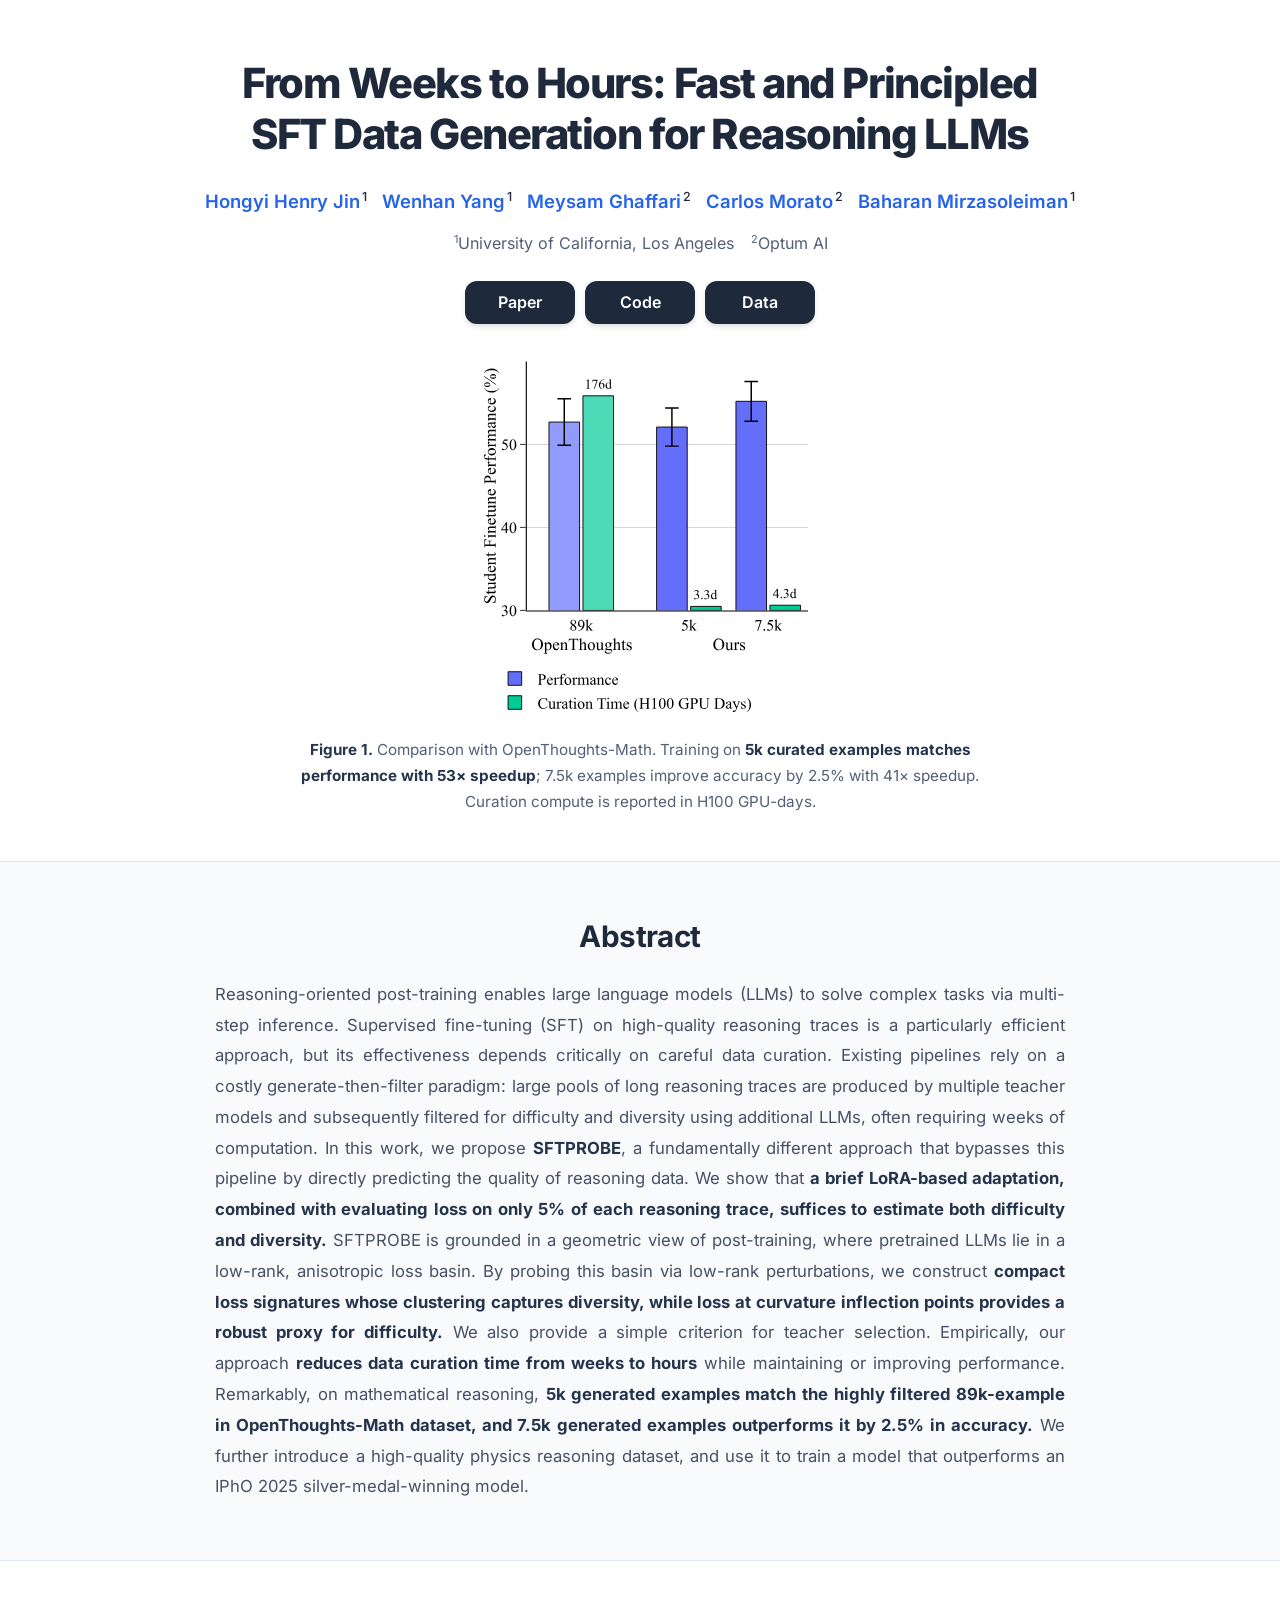
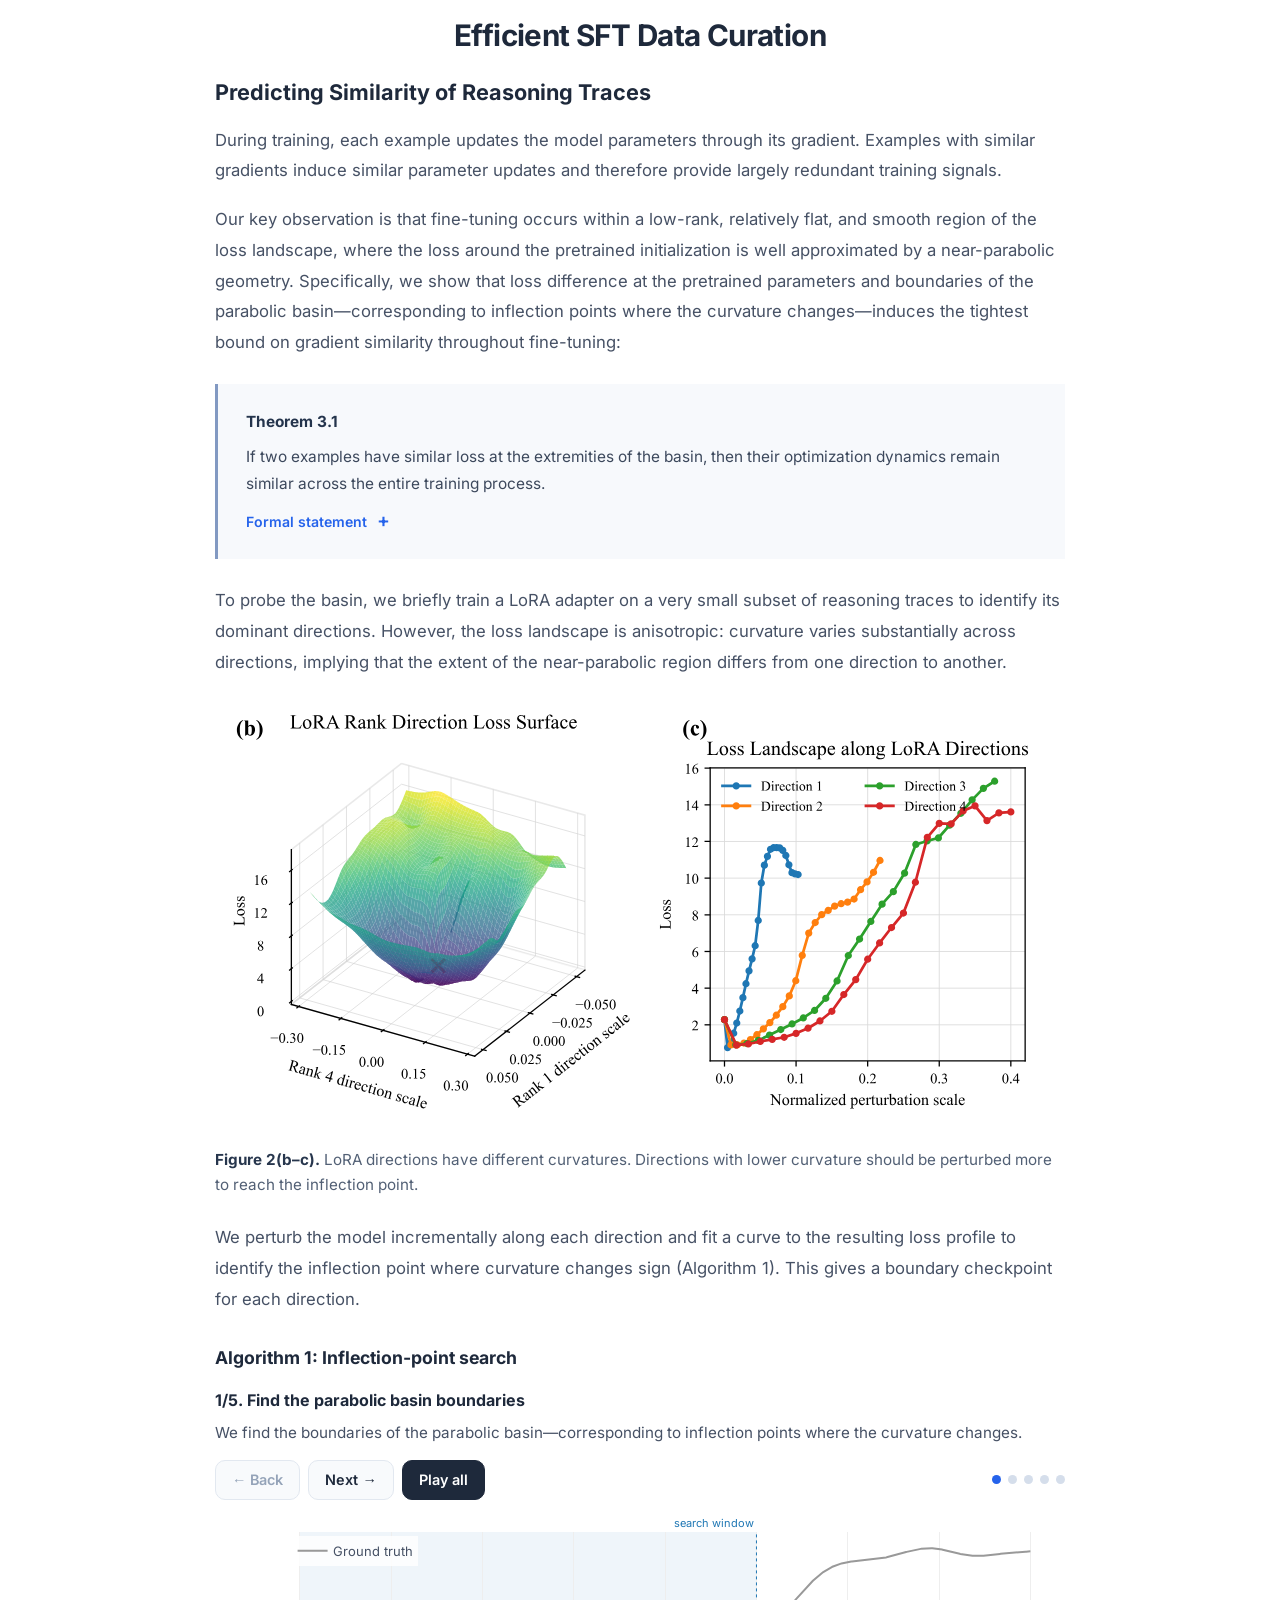
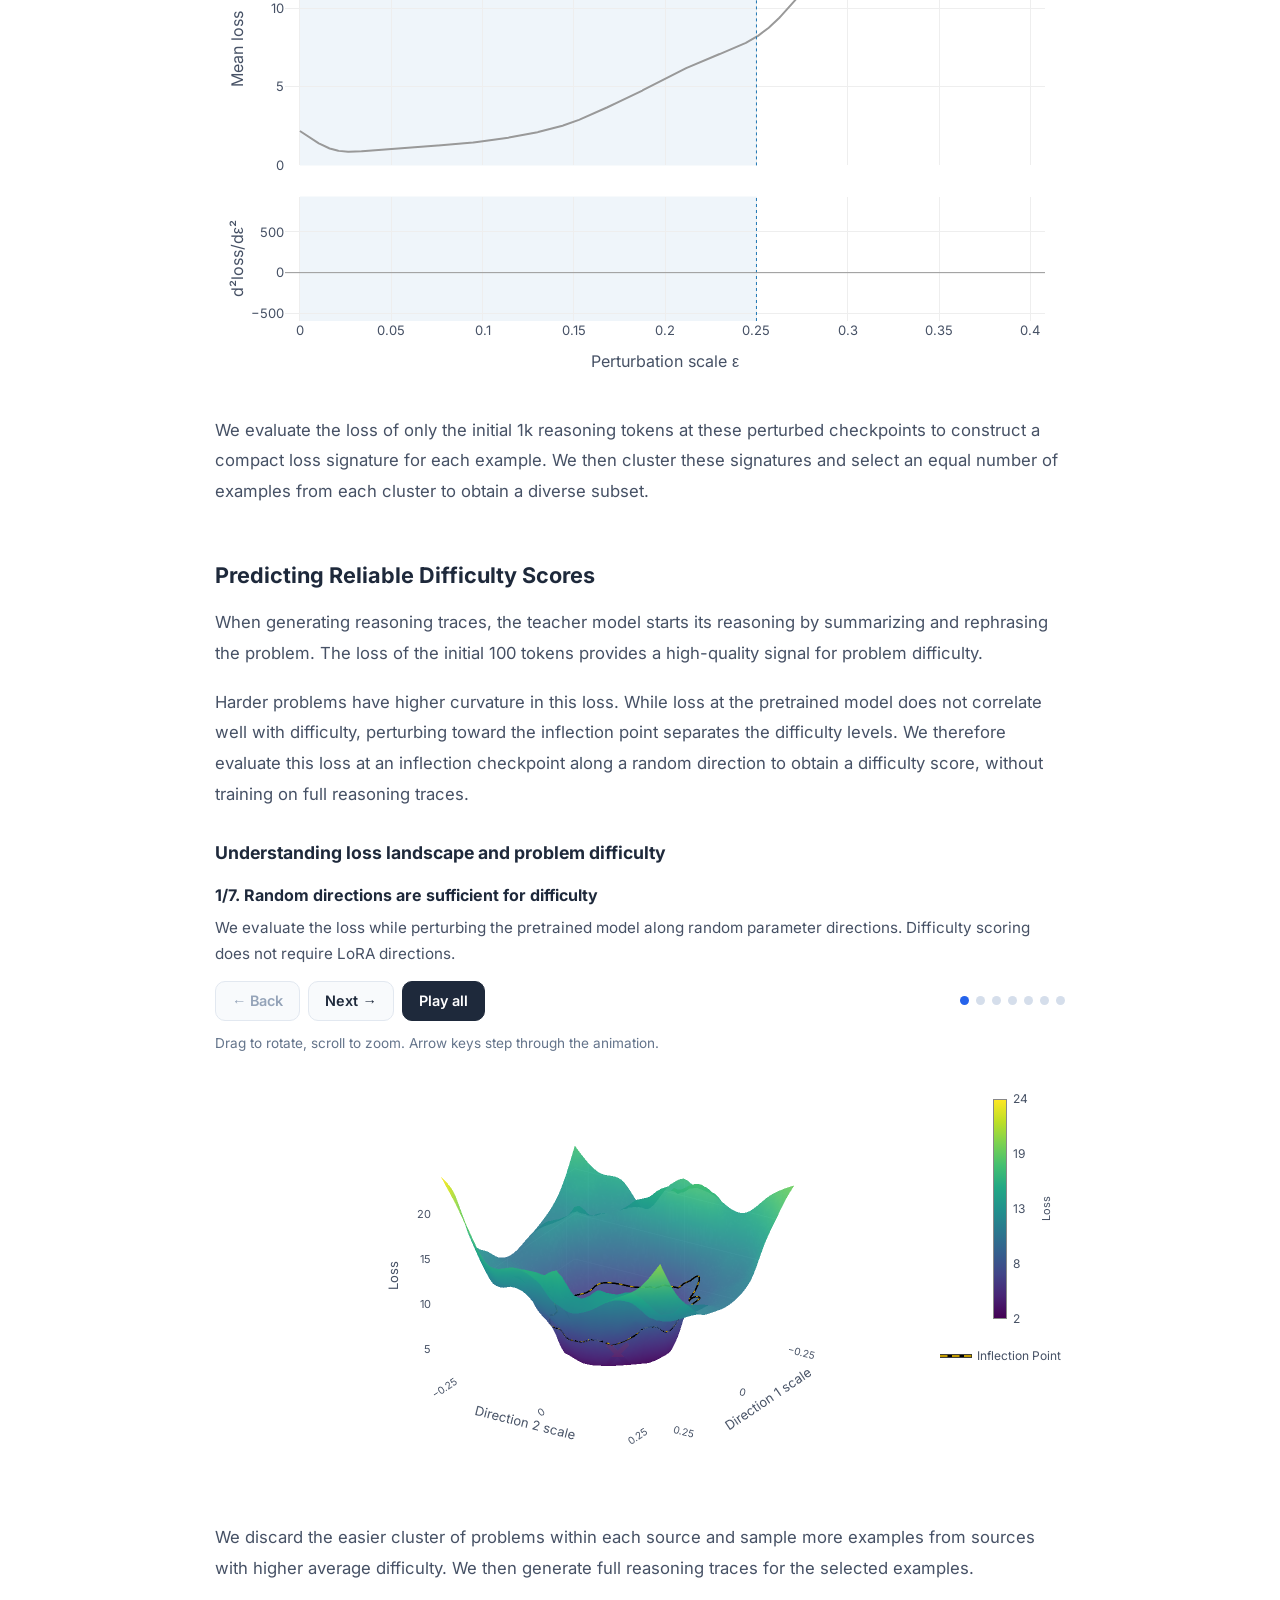
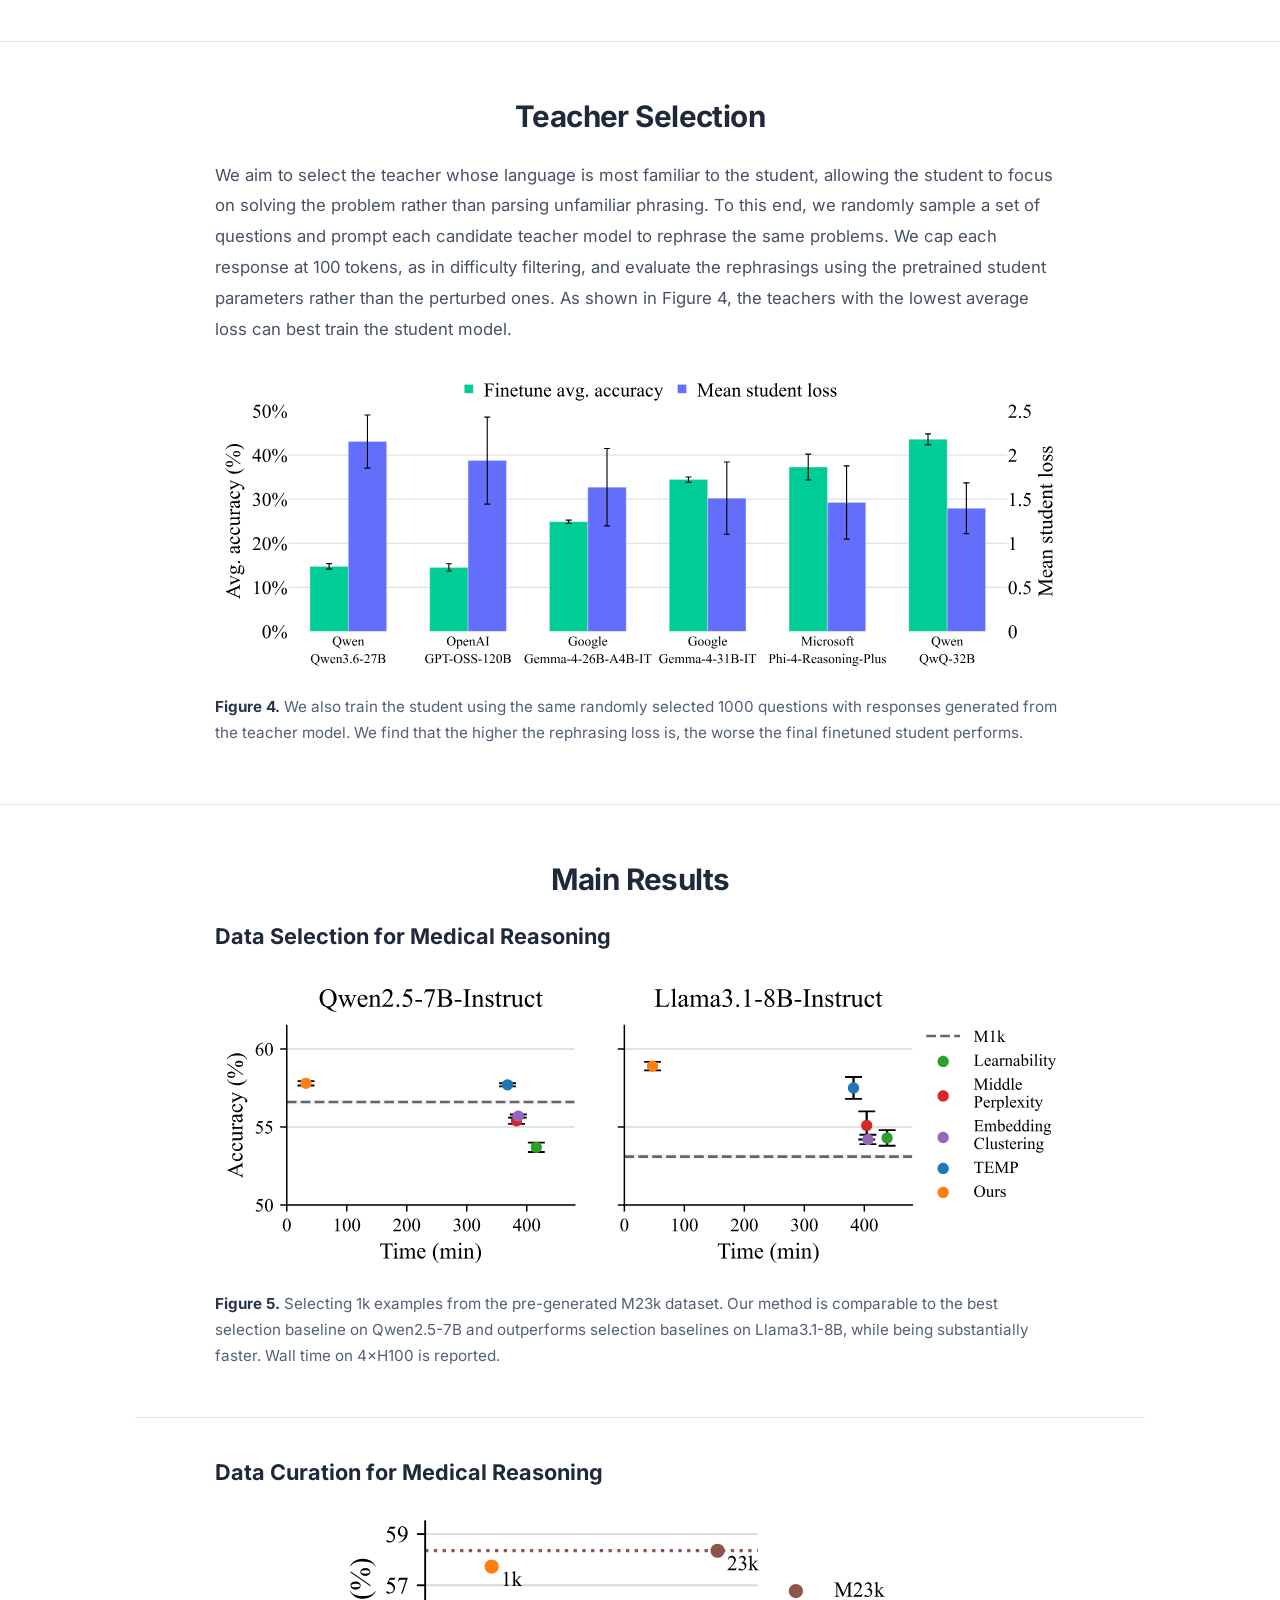
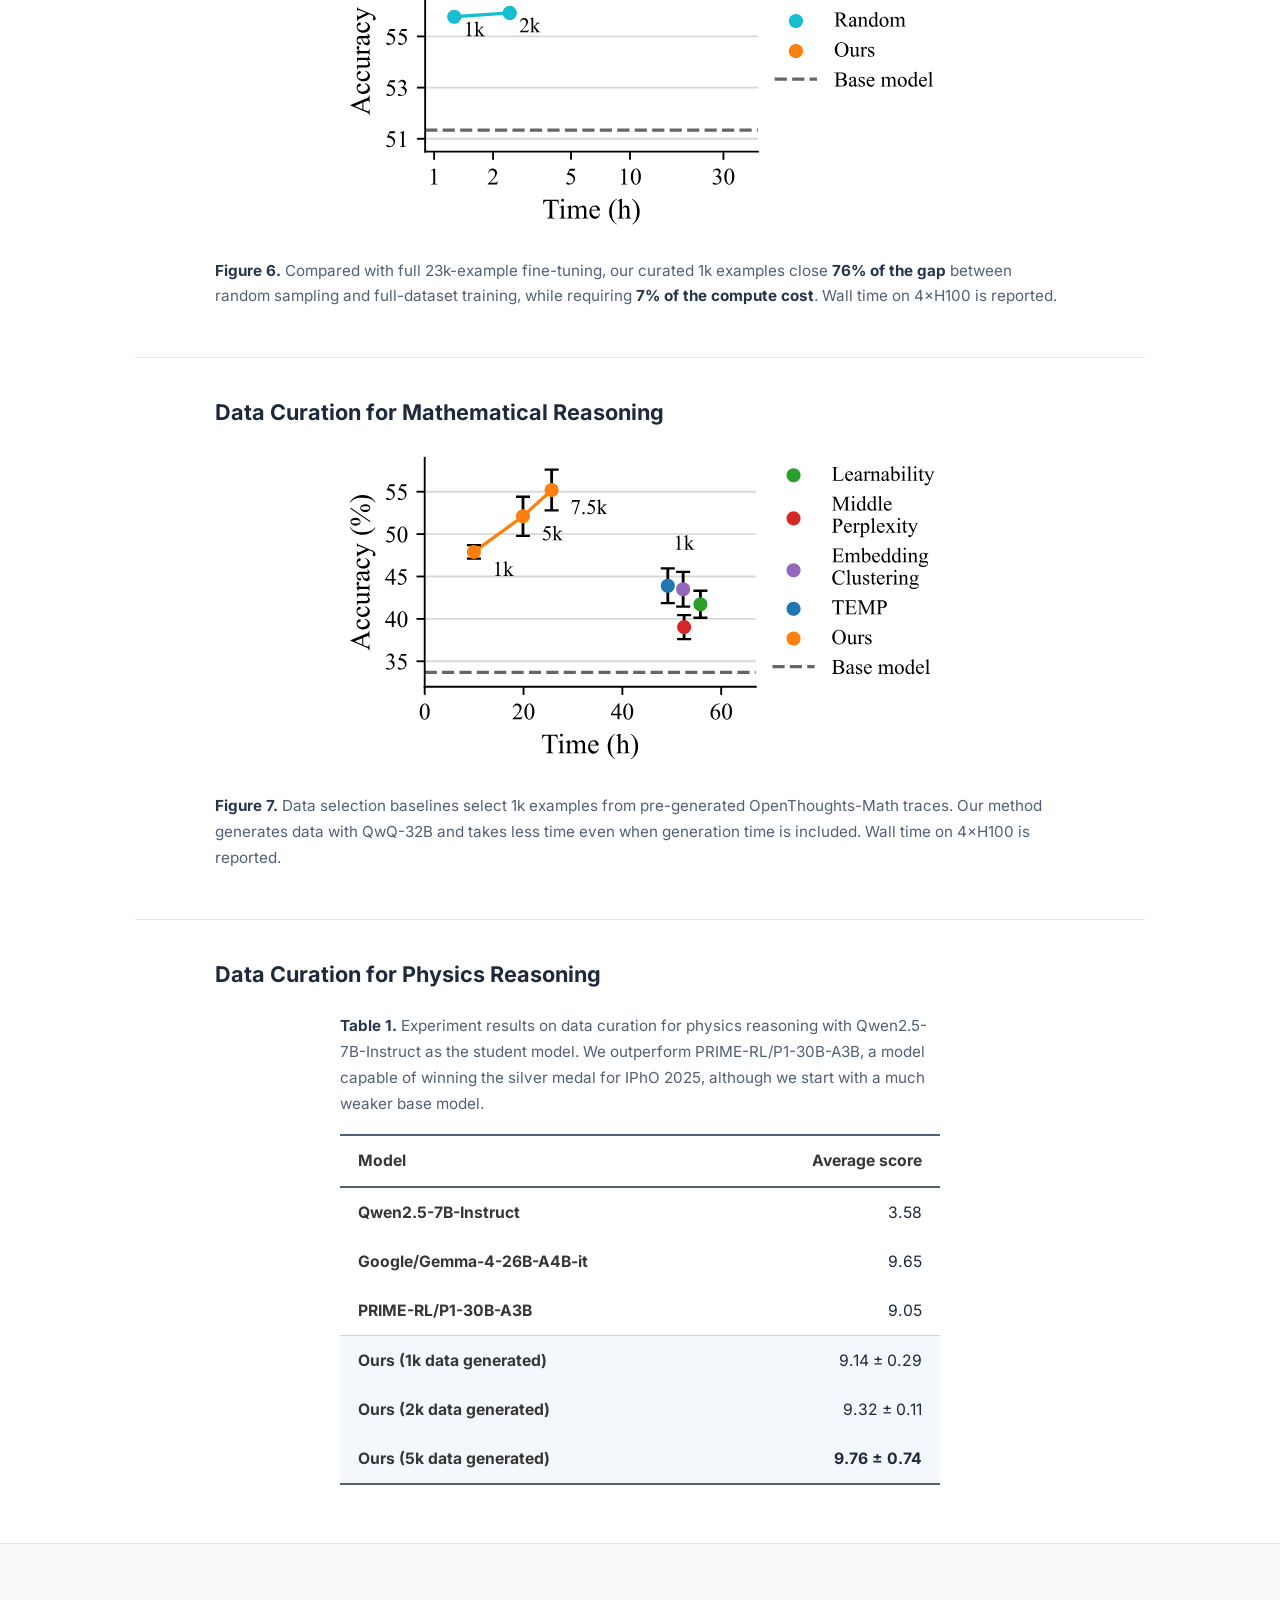
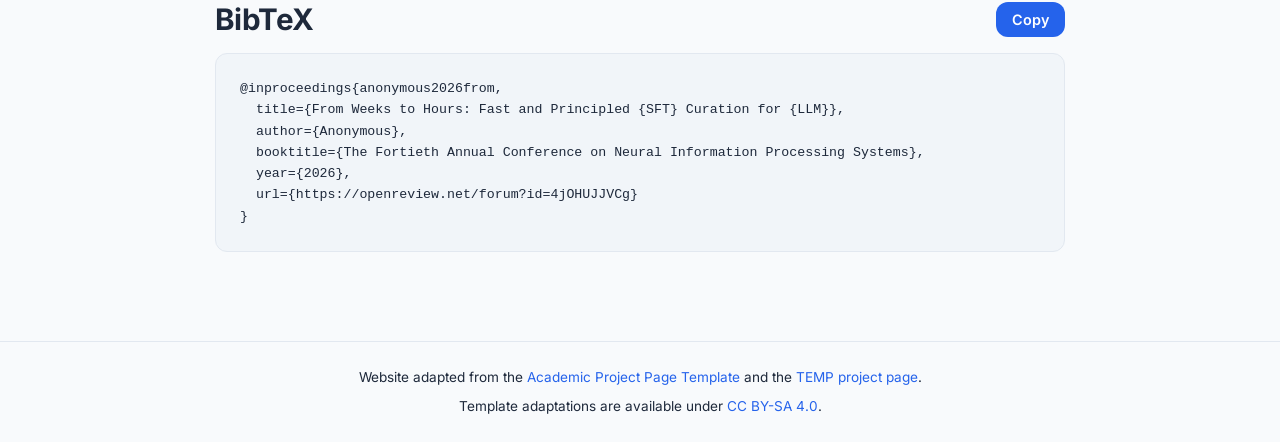
<file: index.html>
<!DOCTYPE html>
<html lang="en">
<head>
  <meta charset="utf-8">
  <meta name="viewport" content="width=device-width, initial-scale=1">
  <title>From Weeks to Hours: Fast and Principled SFT Data Generation for Reasoning LLMs</title>
  <meta name="description" content="SFTPROBE: fast and principled SFT data generation for reasoning LLMs through short-prefix loss evaluations, loss-basin probing, and teacher selection.">
  <meta name="author" content="Hongyi Henry Jin, Wenhan Yang, Meysam Ghaffari, Carlos Morato, Baharan Mirzasoleiman">
  <meta name="theme-color" content="#ffffff">
  <meta property="og:type" content="article">
  <meta property="og:title" content="From Weeks to Hours: Fast and Principled SFT Data Generation for Reasoning LLMs">
  <meta property="og:description" content="SFTPROBE predicts difficulty and diversity from short reasoning prefixes to curate high-quality reasoning data.">
  <meta name="citation_title" content="From Weeks to Hours: Fast and Principled SFT Data Generation for Reasoning LLMs">
  <meta name="citation_author" content="Jin, Hongyi Henry">
  <meta name="citation_author" content="Yang, Wenhan">
  <meta name="citation_author" content="Ghaffari, Meysam">
  <meta name="citation_author" content="Morato, Carlos">
  <meta name="citation_author" content="Mirzasoleiman, Baharan">
  <link rel="icon" type="image/x-icon" href="static/images/favicon.ico">
  <link rel="apple-touch-icon" href="static/images/favicon.ico">
  <link rel="stylesheet" href="static/css/bulma.min.css">
  <link rel="stylesheet" href="static/css/fonts.css">
  <link rel="stylesheet" href="static/css/template.css">
  <link rel="stylesheet" href="static/css/project.css">
  <script>
    window.MathJax = {
      tex: { inlineMath: [['\\(', '\\)']], displayMath: [['\\[', '\\]']] },
      svg: { fontCache: 'global' },
      options: { enableMenu: false }
    };
  </script>
  <script defer src="static/js/tex-svg.js"></script>
  <script defer src="static/js/project.js"></script>
</head>
<body>
  <a class="skip-link" href="#abstract">Skip to content</a>
  <header class="hero publication-header" id="top">
    <div class="hero-body">
      <div class="container has-text-centered">
        <h1 class="title publication-title">From Weeks to Hours: Fast and Principled<br class="is-hidden-mobile"> SFT Data Generation for Reasoning LLMs</h1>
        <div class="publication-authors">
          <span class="author-block"><a href="https://hjenryin.github.io/homepage/" target="_blank" rel="noopener noreferrer">Hongyi Henry Jin</a><sup>1</sup></span>
          <span class="author-block"><a href="https://sites.google.com/g.ucla.edu/wenhan-yang/home" target="_blank" rel="noopener noreferrer">Wenhan Yang</a><sup>1</sup></span>
          <span class="author-block"><a href="https://www.linkedin.com/in/meysam-ghaffari-ph-d-a2553088/" target="_blank" rel="noopener noreferrer">Meysam Ghaffari</a><sup>2</sup></span>
          <span class="author-block"><a href="https://www.linkedin.com/in/carlosmorato/" target="_blank" rel="noopener noreferrer">Carlos Morato</a><sup>2</sup></span>
          <span class="author-block"><a href="https://baharanm.github.io/" target="_blank" rel="noopener noreferrer">Baharan Mirzasoleiman</a><sup>1</sup></span>
        </div>
        <div class="affiliations"><span class="author-block"><sup>1</sup>University of California, Los Angeles</span> <span class="author-block"><sup>2</sup>Optum AI</span></div>
        <div class="publication-links">
          <a class="button is-dark" href="static/pdfs/paper.pdf">Paper</a>
          <a class="button is-dark" href="https://github.com/hjenryin/SFTProbe">Code</a>
          <a class="button is-dark" href="https://huggingface.co/datasets/hjenryin/OlympicPhysics">Data</a>
        </div>
      </div>
    </div>
  </header>

  <section class="teaser" aria-label="Main result">
    <div class="container reading">
      <figure class="paper-figure">
        <img src="static/images/figure-1-teaser.svg" width="149" height="159" fetchpriority="high"
          alt="Figure 1. Math reasoning accuracy and curation compute for OpenThoughts with 89k examples and SFTPROBE with 5k and 7.5k examples. Curation compute is 176, 3.3, and 4.3 H100 GPU-days, respectively.">
        <figcaption><span class="figure-number">Figure 1.</span> Comparison with OpenThoughts-Math. Training on <strong>5k curated examples matches performance with 53× speedup</strong>; 7.5k examples improve accuracy by 2.5% with 41× speedup. Curation compute is reported in H100 GPU-days.</figcaption>
      </figure>
    </div>
  </section>

  <main>
    <section class="section abstract-section" id="abstract" aria-labelledby="abstract-title">
      <div class="container reading">
        <h2 class="title is-3 has-text-centered" id="abstract-title">Abstract</h2>
        <div class="paper-text" id="paper-abstract">
          <p>Reasoning-oriented post-training enables large language models (LLMs) to solve complex tasks via multi-step inference. Supervised fine-tuning (SFT) on high-quality reasoning traces is a particularly efficient approach, but its effectiveness depends critically on careful data curation. Existing pipelines rely on a costly generate-then-filter paradigm: large pools of long reasoning traces are produced by multiple teacher models and subsequently filtered for difficulty and diversity using additional LLMs, often requiring weeks of computation. In this work, we propose <strong>SFTPROBE</strong>, a fundamentally different approach that bypasses this pipeline by directly predicting the quality of reasoning data. We show that <strong>a brief LoRA-based adaptation, combined with evaluating loss on only 5% of each reasoning trace, suffices to estimate both difficulty and diversity.</strong> SFTPROBE is grounded in a geometric view of post-training, where pretrained LLMs lie in a low-rank, anisotropic loss basin. By probing this basin via low-rank perturbations, we construct <strong>compact loss signatures whose clustering captures diversity, while loss at curvature inflection points provides a robust proxy for difficulty.</strong> We also provide a simple criterion for teacher selection. Empirically, our approach <strong>reduces data curation time from weeks to hours</strong> while maintaining or improving performance. Remarkably, on mathematical reasoning, <strong>5k generated examples match the highly filtered 89k-example in OpenThoughts-Math dataset, and 7.5k generated examples outperforms it by 2.5% in accuracy.</strong> We further introduce a high-quality physics reasoning dataset, and use it to train a model that outperforms an IPhO 2025 silver-medal-winning model.</p>
        </div>
      </div>
    </section>

    <section class="section" id="method" aria-labelledby="method-title">
      <div class="container figure-width">
        <h2 class="title is-3 has-text-centered" id="method-title">Efficient SFT Data Curation</h2>
        <article class="method-block" aria-labelledby="diversity-title">
          <div class="container reading">
            <h3 class="subsection-title" id="diversity-title">Predicting Similarity of Reasoning Traces</h3>
            <div class="paper-text">
              <p>During training, each example updates the model parameters through its gradient. Examples with similar gradients induce similar parameter updates and therefore provide largely redundant training signals.</p>
              <p>Our key observation is that fine-tuning occurs within a low-rank, relatively flat, and smooth region of the loss landscape, where the loss around the pretrained initialization is well approximated by a near-parabolic geometry. Specifically, we show that loss difference at the pretrained parameters and boundaries of the parabolic basin—corresponding to inflection points where the curvature changes—induces the tightest bound on gradient similarity throughout fine-tuning:</p>
            </div>
            <details class="theorem">
              <summary>
                <span class="theorem-label">Theorem 3.1</span>
                <span class="theorem-idea">If two examples have similar loss at the extremities of the basin, then their optimization dynamics remain similar across the entire training process.</span>
                <span class="theorem-prompt">Formal statement <span class="theorem-toggle" aria-hidden="true"></span></span>
              </summary>
              <div class="theorem-statement">
              <h4 id="theorem-title">Theorem 3.1</h4>
              <p>Assume a smooth fine-tuning loss with bounded curvature \(0 \leq c \leq c_H\). Starting from initialization \(\theta_0\), for any checkpoint \(\theta \in \Theta\) during training define \(\epsilon_\theta = \|\theta-\theta_0\|_2\). Assume that fine-tuning gradients are predominantly captured by an \(r\)-dimensional subspace \(V \subset \mathbb{R}^d\) with orthonormal basis \(\{v_1,\ldots,v_r\}\), such that for every training example \(z\), \(\|\operatorname{Proj}_{V^\perp}\nabla L_z(\theta)\| \leq \gamma\). For each basis direction \(v_i\), denote \(c_{H,i} \triangleq c_{H,v_i}\), and let</p>
              <div class="equation">\[
                \theta_{i,1}=\theta_0+\epsilon_{i,1}v_i,\qquad
                \theta_{i,2}=\theta_0+\epsilon_{i,2}v_i,\qquad
                0\leq\epsilon_{i,1}<\epsilon_{i,2}.
              \]</div>
              <p>If any pair of training examples \(z_1,z_2\) have bounded loss difference at all checkpoints \(\theta_{i,1},\theta_{i,2}\):</p>
              <div class="equation">\[
                |L_{z_1}(\theta_{i,1})-L_{z_2}(\theta_{i,1})|\leq\delta,\qquad
                |L_{z_1}(\theta_{i,2})-L_{z_2}(\theta_{i,2})|\leq\delta,
                \quad \forall i\in\{1,\ldots,r\},
              \]</div>
              <p>then for any \(\theta\in\Theta\) during training, the (full-rank) gradient difference is bounded by</p>
              <div class="equation bound">\[
                \|\nabla L_{z_1}(\theta)-\nabla L_{z_2}(\theta)\|
                \leq \sqrt{\sum_{i=1}^{r}\left(
                \frac{2\delta}{\epsilon_{i,2}-\epsilon_{i,1}}
                +\frac{1}{2}(\epsilon_{i,1}+\epsilon_{i,2})c_{H,i}
                +2\epsilon_\theta\sqrt{c_Hc_{H,i}}
                \right)^2}+2\gamma.
              \]</div>
              </div>
            </details>
            <div class="paper-text">
              <p>To probe the basin, we briefly train a LoRA adapter on a very small subset of reasoning traces to identify its dominant directions. However, the loss landscape is anisotropic: curvature varies substantially across directions, implying that the extent of the near-parabolic region differs from one direction to another.</p>
            </div>
            <figure class="paper-figure" style="margin-top: 24px; margin-bottom: 24px;">
              <img src="static/images/figure-2-anisotropy.svg" width="258" height="129" loading="lazy" alt="Figure 2(b–c). LoRA directions have different curvatures. Directions with lower curvature should be perturbed more to reach the inflection point.">
              <figcaption><span class="figure-number">Figure 2(b–c).</span> LoRA directions have different curvatures. Directions with lower curvature should be perturbed more to reach the inflection point.</figcaption>
            </figure>
            <div class="paper-text">
              <p>We perturb the model incrementally along each direction and fit a curve to the resulting loss profile to identify the inflection point where curvature changes sign (Algorithm 1). This gives a boundary checkpoint for each direction.</p>
            </div>
          </div>
          <figure class="interactive algorithm-search">
            <iframe src="inflection-search/index.html" title="Interactive replay of Algorithm 1: inflection-point search" loading="lazy" data-auto-height></iframe>
          </figure>
          <div class="container reading">
            <div class="paper-text">
              <p>We evaluate the loss of only the initial 1k reasoning tokens at these perturbed checkpoints to construct a compact loss signature for each example. We then cluster these signatures and select an equal number of examples from each cluster to obtain a diverse subset.</p>
            </div>
          </div>
        </article>
        <article class="method-block" aria-labelledby="difficulty-title">
          <div class="container reading">
            <h3 class="subsection-title" id="difficulty-title">Predicting Reliable Difficulty Scores</h3>
            <div class="paper-text">
              <p>When generating reasoning traces, the teacher model starts its reasoning by summarizing and rephrasing the problem. The loss of the initial 100 tokens provides a high-quality signal for problem difficulty.</p>
              <p>Harder problems have higher curvature in this loss. While loss at the pretrained model does not correlate well with difficulty, perturbing toward the inflection point separates the difficulty levels. We therefore evaluate this loss at an inflection checkpoint along a random direction to obtain a difficulty score, without training on full reasoning traces.</p>
            </div>
          </div>
          <figure class="interactive">
            <iframe src="difficulty-morph/index.html" title="Interactive walkthrough from the loss basin to difficulty separation and correlation" loading="lazy" data-auto-height></iframe>
          </figure>
          <div class="container reading paper-text">
            <p>We discard the easier cluster of problems within each source and sample more examples from sources with higher average difficulty. We then generate full reasoning traces for the selected examples.</p>
          </div>
        </article>
      </div>
    </section>
    <section class="section teacher-section" id="teacher-selection" aria-labelledby="teacher-title">
      <div class="container figure-width">
        <div class="container reading">
          <h2 class="title is-3 has-text-centered" id="teacher-title">Teacher Selection</h2>
          <div class="paper-text">
            <p>We aim to select the teacher whose language is most familiar to the student, allowing the student to focus on solving the problem rather than parsing unfamiliar phrasing. To this end, we randomly sample a set of questions and prompt each candidate teacher model to rephrase the same problems. We cap each response at 100 tokens, as in difficulty filtering, and evaluate the rephrasings using the pretrained student parameters rather than the perturbed ones. As shown in Figure 4, the teachers with the lowest average loss can best train the student model.</p>
          </div>
        </div>
        <figure class="paper-figure teacher-figure">
        <img src="static/images/figure-4-teacher-selection.svg" width="352" height="125" loading="lazy"
            alt="Figure 4. We evaluate the loss of the student model and the accuracy of the finetuned on the dataset generated from the teacher model on the NuminaMath dataset.">
        <figcaption><span class="figure-number">Figure 4.</span> We also train the student using the same randomly selected 1000 questions with responses generated from the teacher model. We find that the higher the rephrasing loss is, the worse the final finetuned student performs.</figcaption>
        </figure>
      </div>
    </section>
    <section class="section results-section" id="results" aria-labelledby="results-title">
      <div class="container figure-width">
        <h2 class="title is-3 has-text-centered" id="results-title">Main Results</h2>
        <article class="result-block" aria-labelledby="medical-selection-title">
          <h3 class="subsection-title" id="medical-selection-title">Data Selection for Medical Reasoning</h3>
          <figure class="paper-figure medical-selection">
        <img src="static/images/figure-5-medical-selection.svg" width="339" height="118" loading="lazy"
              alt="Figure 5. Medical reasoning accuracy versus selection time for Qwen2.5-7B-Instruct and Llama3.1-8B-Instruct, comparing SFTPROBE with selection baselines.">
        <figcaption><span class="figure-number">Figure 5.</span> Selecting 1k examples from the pre-generated M23k dataset. Our method is comparable to the best selection baseline on Qwen2.5-7B and outperforms selection baselines on Llama3.1-8B, while being substantially faster. Wall time on 4×H100 is reported.</figcaption>
          </figure>
        </article>
        <article class="result-block" aria-labelledby="medical-curation-title">
          <h3 class="subsection-title" id="medical-curation-title">Data Curation for Medical Reasoning</h3>
          <figure class="paper-figure medical-curation">
        <img src="static/images/figure-6-medical-curation.svg" width="196" height="105" loading="lazy"
              alt="Figure 6. Medical reasoning accuracy versus curation time. SFTPROBE with 1k generated examples closes 76 percent of the gap between random sampling and full 23k-example training at 7 percent of the compute cost.">
        <figcaption><span class="figure-number">Figure 6.</span> Compared with full 23k-example fine-tuning, our curated 1k examples close <strong>76% of the gap</strong> between random sampling and full-dataset training, while requiring <strong>7% of the compute cost</strong>. Wall time on 4×H100 is reported.</figcaption>
          </figure>
        </article>
        <article class="result-block" aria-labelledby="math-curation-title">
          <h3 class="subsection-title" id="math-curation-title">Data Curation for Mathematical Reasoning</h3>
          <figure class="paper-figure math-curation">
        <img src="static/images/figure-7-math-curation.svg" width="197" height="104" loading="lazy"
              alt="Figure 7. Math reasoning accuracy versus curation time for 1k, 5k, and 7.5k SFTPROBE examples and selection baselines using OpenThoughts-Math.">
        <figcaption><span class="figure-number">Figure 7.</span> Data selection baselines select 1k examples from pre-generated OpenThoughts-Math traces. Our method generates data with QwQ-32B and takes less time even when generation time is included. Wall time on 4×H100 is reported.</figcaption>
          </figure>
        </article>
        <article class="result-block" aria-labelledby="physics-curation-title">
          <h3 class="subsection-title" id="physics-curation-title">Data Curation for Physics Reasoning</h3>
          <div class="table-wrapper">
            <table class="physics-table">
              <caption><span class="figure-number">Table 1.</span> Experiment results on data curation for physics reasoning with Qwen2.5-7B-Instruct as the student model. We outperform PRIME-RL/P1-30B-A3B, a model capable of winning the silver medal for IPhO 2025, although we start with a much weaker base model.</caption>
              <thead><tr><th scope="col">Model</th><th scope="col">Average score</th></tr></thead>
              <tbody>
                <tr><th scope="row">Qwen2.5-7B-Instruct</th><td>3.58</td></tr>
                <tr><th scope="row">Google/Gemma-4-26B-A4B-it</th><td>9.65</td></tr>
                <tr><th scope="row">PRIME-RL/P1-30B-A3B</th><td>9.05</td></tr>
                <tr class="ours ours-start"><th scope="row">Ours (1k data generated)</th><td>9.14 ± 0.29</td></tr>
                <tr class="ours"><th scope="row">Ours (2k data generated)</th><td>9.32 ± 0.11</td></tr>
                <tr class="ours best"><th scope="row">Ours (5k data generated)</th><td>9.76 ± 0.74</td></tr>
              </tbody>
            </table>
          </div>
        </article>
      </div>
    </section>
    <section class="section citation-section" id="citation" aria-labelledby="citation-title">
      <div class="container reading">
        <div class="bibtex-header">
          <h2 class="title is-3" id="citation-title">BibTeX</h2>
          <button id="copy-bibtex" class="copy-bibtex-btn" type="button">Copy</button>
        </div>
        <pre><code id="bibtex">@inproceedings{anonymous2026from,
  title={From Weeks to Hours: Fast and Principled {SFT} Curation for {LLM}},
  author={Anonymous},
  booktitle={The Fortieth Annual Conference on Neural Information Processing Systems},
  year={2026},
  url={https://openreview.net/forum?id=4jOHUJJVCg}
}</code></pre>
        <p id="copy-status" class="copy-status" role="status" aria-live="polite"></p>
      </div>
    </section>
  </main>
  <footer class="footer">
    <div class="container reading">
      <p>Website adapted from the <a href="https://github.com/eliahuhorwitz/Academic-project-page-template">Academic Project Page Template</a> and the <a href="https://bigml-cs-ucla.github.io/TEMP-project-page/">TEMP project page</a>.</p>
      <p>Template adaptations are available under <a rel="license" href="https://creativecommons.org/licenses/by-sa/4.0/">CC BY-SA 4.0</a>.</p>
    </div>
  </footer>
</body>
</html>
</file>
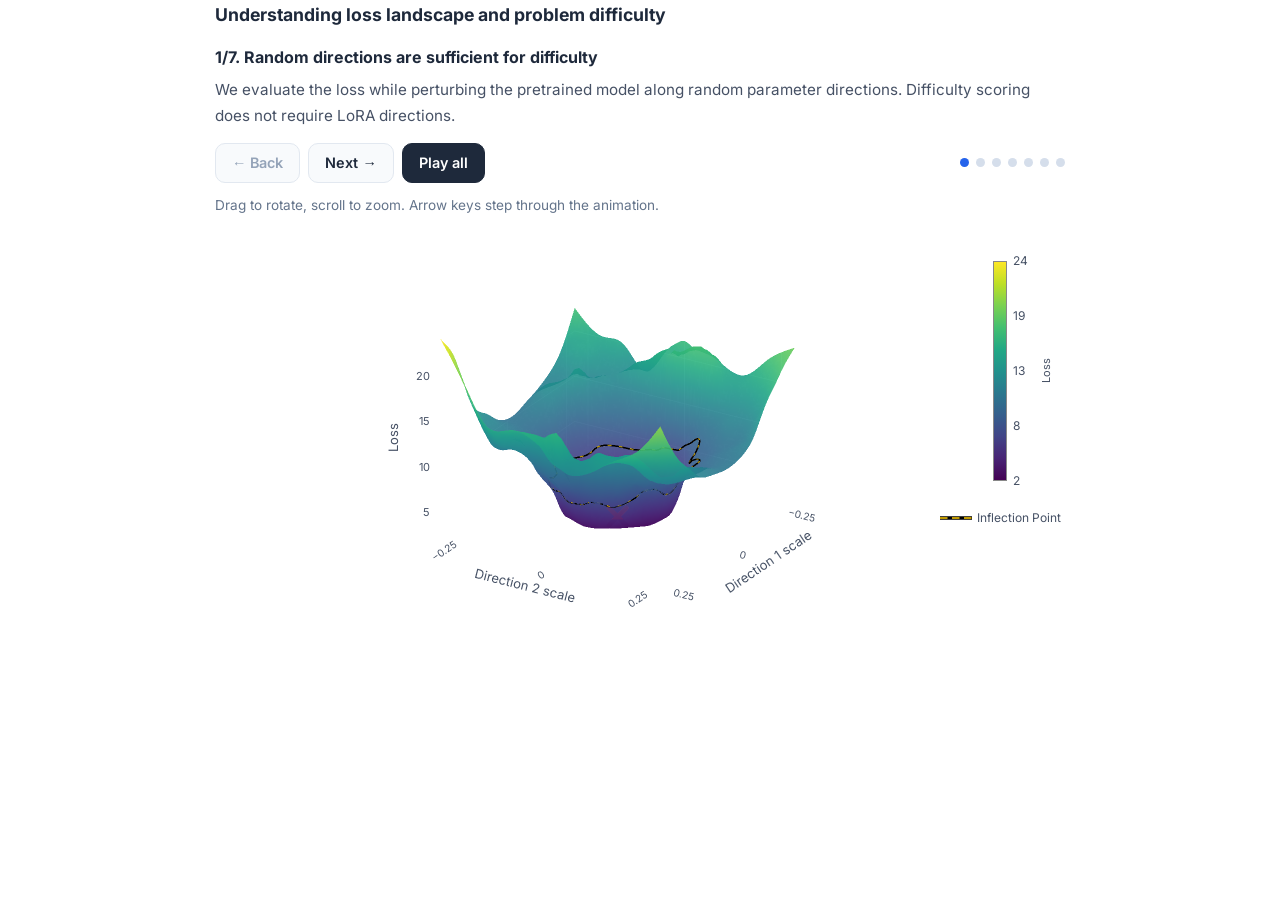
<file: difficulty-morph/index.html>
<!DOCTYPE html>
<html lang="en">
<head>
<meta charset="utf-8">
<meta name="viewport" content="width=device-width, initial-scale=1">
<title>Loss basin to difficulty separation</title>
<link rel="stylesheet" href="../static/css/interactive.css">
<link rel="stylesheet" href="../static/css/fonts.css">
</head>
<body class="difficulty-demo">
<div class="wrap">
  <h4 class="animation-title">Understanding loss landscape and problem difficulty</h4>
  <div class="caption" id="caption" aria-live="polite"></div>
  <div class="controls">
    <button id="prev">&larr; Back</button>
    <button id="next">Next &rarr;</button>
    <button id="play">Play all</button>
    <div class="dots" id="dots"></div>
  </div>
  <div class="hint">Drag to rotate, scroll to zoom. Arrow keys step through the animation.</div>
  <div id="difficulty-key" class="difficulty-key" aria-label="Difficulty levels" hidden></div>
  <div class="stage">
    <div id="plot"></div>
    <div id="plot2d"></div>
    <div class="cbar" id="cbar">
      <div class="bars"><div class="bar" id="cbar-loss"></div><div class="bar" id="cbar-corr"></div></div>
      <div class="ticks" id="cbar-ticks"></div>
      <div class="label" id="cbar-label"></div>
    </div>
    <div class="inflegend" id="inflegend"><svg width="34" height="10"><line id="inf-under" x1="1" y1="5" x2="33" y2="5" stroke="black" stroke-width="3.5"></line><line id="inf-dash" x1="1" y1="5" x2="33" y2="5" stroke="#ffcc00" stroke-width="1.5" stroke-dasharray="7.5 4.5"></line></svg>Inflection Point</div>
  </div>
</div>
<script src="../static/js/interactive.js"></script>
<script src="../static/js/plotly.min.js"></script>
<script src="morph_data.js"></script>
<script src="morph.js"></script>
</body>
</html>
</file>
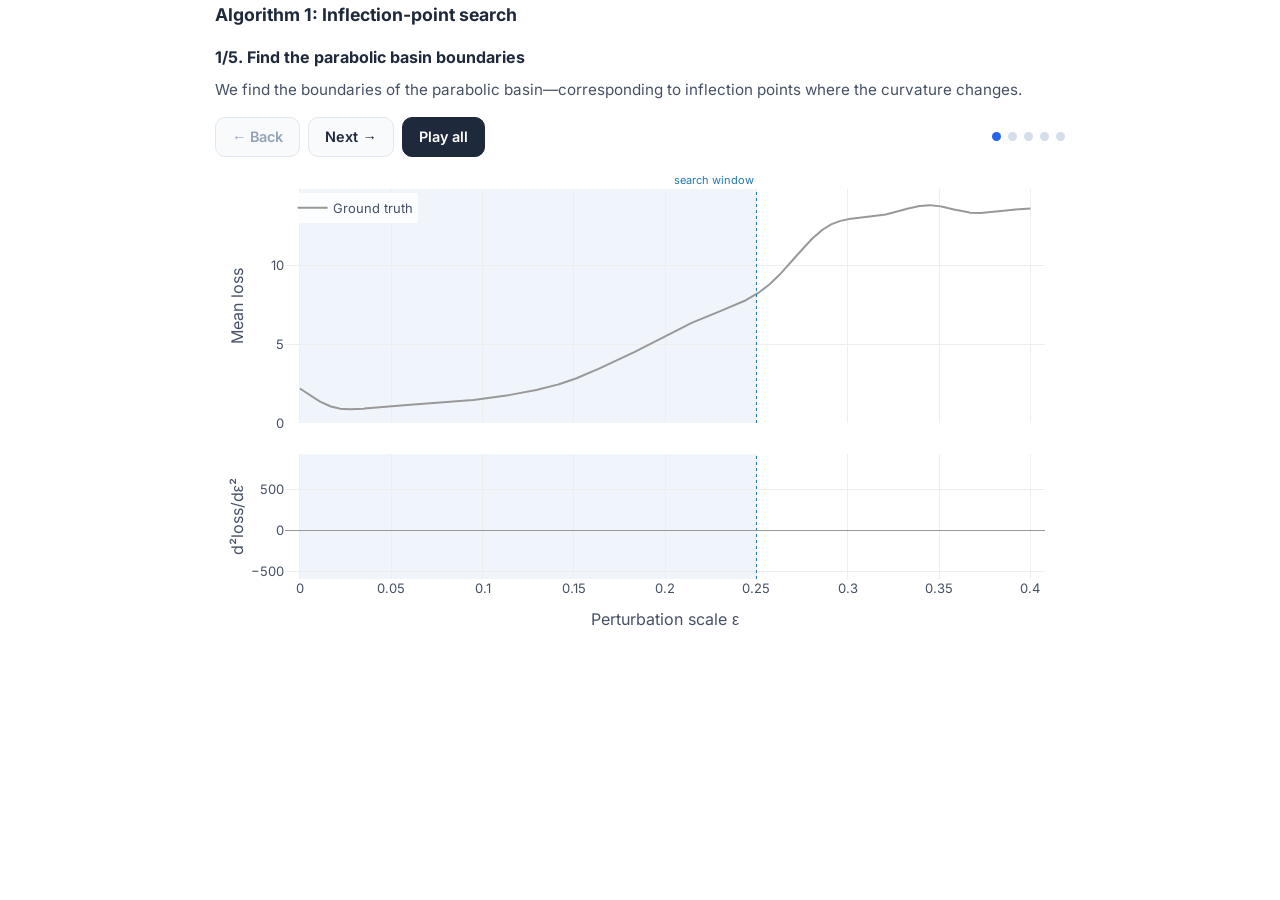
<file: inflection-search/index.html>
<!DOCTYPE html>
<html lang="en">
<head>
<meta charset="utf-8">
<meta name="viewport" content="width=device-width, initial-scale=1">
<title>Algorithm 1: inflection-point search</title>
<link rel="stylesheet" href="../static/css/interactive.css">
<link rel="stylesheet" href="../static/css/fonts.css">
</head>
<body class="search-demo">
<div class="wrap">
  <h4 class="animation-title">Algorithm 1: Inflection-point search</h4>
  <div class="caption" id="caption" aria-live="polite"></div>
  <div class="controls">
    <button id="prev">&larr; Back</button>
    <button id="next">Next &rarr;</button>
    <button id="play">Play all</button>
    <div class="dots" id="dots"></div>
  </div>
  <div id="plot"></div>
</div>
<script src="../static/js/plotly.min.js"></script>
<script src="search_data.js"></script>
<script src="search.js"></script>
</body>
</html>
</file>
<file: static/css/fonts.css>
/* Inter, by Rasmus Andersson. SIL Open Font License 1.1. */
@font-face {
  font-family: 'Inter';
  font-style: normal;
  font-weight: 400;
  font-display: swap;
  src: url(../fonts/UcC73FwrK3iLTeHuS_nVMrMxCp50SjIa1ZL7.woff2) format('woff2');
  unicode-range: U+0000-00FF, U+0131, U+0152-0153, U+02BB-02BC, U+02C6, U+02DA, U+02DC, U+0304, U+0308, U+0329, U+2000-206F, U+20AC, U+2122, U+2191, U+2193, U+2212, U+2215, U+FEFF, U+FFFD;
}
@font-face {
  font-family: 'Inter';
  font-style: normal;
  font-weight: 500;
  font-display: swap;
  src: url(../fonts/UcC73FwrK3iLTeHuS_nVMrMxCp50SjIa1ZL7.woff2) format('woff2');
  unicode-range: U+0000-00FF, U+0131, U+0152-0153, U+02BB-02BC, U+02C6, U+02DA, U+02DC, U+0304, U+0308, U+0329, U+2000-206F, U+20AC, U+2122, U+2191, U+2193, U+2212, U+2215, U+FEFF, U+FFFD;
}
@font-face {
  font-family: 'Inter';
  font-style: normal;
  font-weight: 600;
  font-display: swap;
  src: url(../fonts/UcC73FwrK3iLTeHuS_nVMrMxCp50SjIa1ZL7.woff2) format('woff2');
  unicode-range: U+0000-00FF, U+0131, U+0152-0153, U+02BB-02BC, U+02C6, U+02DA, U+02DC, U+0304, U+0308, U+0329, U+2000-206F, U+20AC, U+2122, U+2191, U+2193, U+2212, U+2215, U+FEFF, U+FFFD;
}
@font-face {
  font-family: 'Inter';
  font-style: normal;
  font-weight: 700;
  font-display: swap;
  src: url(../fonts/UcC73FwrK3iLTeHuS_nVMrMxCp50SjIa1ZL7.woff2) format('woff2');
  unicode-range: U+0000-00FF, U+0131, U+0152-0153, U+02BB-02BC, U+02C6, U+02DA, U+02DC, U+0304, U+0308, U+0329, U+2000-206F, U+20AC, U+2122, U+2191, U+2193, U+2212, U+2215, U+FEFF, U+FFFD;
}
@font-face {
  font-family: 'Inter';
  font-style: normal;
  font-weight: 800;
  font-display: swap;
  src: url(../fonts/UcC73FwrK3iLTeHuS_nVMrMxCp50SjIa1ZL7.woff2) format('woff2');
  unicode-range: U+0000-00FF, U+0131, U+0152-0153, U+02BB-02BC, U+02C6, U+02DA, U+02DC, U+0304, U+0308, U+0329, U+2000-206F, U+20AC, U+2122, U+2191, U+2193, U+2212, U+2215, U+FEFF, U+FFFD;
}
</file>
<file: static/css/template.css>
:root {
  --primary-color: #2563eb;
  --primary-hover: #1d4ed8;
  
  
  --text-primary: #1e293b;
  --text-secondary: #64748b;
  
  --background-primary: #ffffff;
  --background-secondary: #f8fafc;
  --background-accent: #f1f5f9;
  --border-color: #e2e8f0;
  --shadow-sm: 0 1px 2px 0 rgb(0 0 0 / 0.05);
  --shadow-md: 0 4px 6px -1px rgb(0 0 0 / 0.1), 0 2px 4px -2px rgb(0 0 0 / 0.1);
  --shadow-lg: 0 10px 15px -3px rgb(0 0 0 / 0.1), 0 4px 6px -4px rgb(0 0 0 / 0.1);
  
  
  
  
  --border-radius: 12px;
  
  --transition: all 0.3s cubic-bezier(0.4, 0, 0.2, 1);
}

html {
  scroll-behavior: smooth;
}

body {
  font-family: "Inter", "Segoe UI", -apple-system, BlinkMacSystemFont, sans-serif;
  color: var(--text-primary);
  line-height: 1.6;
  font-size: 16px;
  background-color: var(--background-primary);
  -webkit-font-smoothing: antialiased;
  -moz-osx-font-smoothing: grayscale;
}

.button {
  border-radius: var(--border-radius) !important;
  font-weight: 600 !important;
  transition: var(--transition) !important;
  border: 2px solid transparent !important;
  position: relative;
  overflow: hidden;
}

.button.is-dark {
  background: var(--text-primary) !important;
  border: none !important;
  color: white !important;
  box-shadow: var(--shadow-md);
}

.button.is-dark:hover {
  transform: translateY(-2px);
  box-shadow: var(--shadow-lg);
  background: var(--primary-color) !important;
}

.button.is-dark:active {
  transform: translateY(0);
  box-shadow: var(--shadow-md);
}

.hero {
  position: relative;
  overflow: hidden;
}

.hero-body {
  padding: 4rem 1.5rem;
}

.teaser {
  font-family: "Inter", sans-serif;
}

.publication-title {
    font-family: "Inter", sans-serif !important;
    font-weight: 800 !important;
    color: var(--text-primary) !important;
    margin-bottom: 2rem !important;
    line-height: 1.3 !important;
}

.publication-header .hero-body {
  padding: 6rem 1.5rem 4rem;
}

.publication-authors {
    font-family: "Inter", sans-serif !important;
    font-weight: 500;
    margin-bottom: 1.5rem;
}

.author-block {
  display: inline-block;
  margin-right: 0.5rem;
}

.title.is-3 {
  font-family: "Inter", sans-serif !important;
  font-weight: 700 !important;
  color: var(--text-primary);
  margin-bottom: 2rem !important;
  position: relative;
  padding-bottom: 1rem;
}

.footer {
  background: var(--background-secondary);
  border-top: 1px solid var(--border-color);
  padding: 3rem 1.5rem;
}

.footer a {
  color: var(--primary-color);
  text-decoration: none;
  transition: var(--transition);
}

.footer a:hover {
  color: var(--primary-hover);
  text-decoration: underline;
}

pre {
  background: var(--background-accent) !important;
  border: 1px solid var(--border-color) !important;
  border-radius: var(--border-radius) !important;
  padding: 1.5rem !important;
  font-size: 0.9rem !important;
  overflow-x: auto;
  box-shadow: var(--shadow-sm);
}

code {
  background: var(--background-accent) !important;
  color: var(--text-primary) !important;
  font-family: "SF Mono", "Monaco", "Cascadia Code", "Roboto Mono", monospace !important;
}

.bibtex-header {
  display: flex;
  justify-content: space-between;
  align-items: center;
  margin-bottom: 1rem;
}

.copy-bibtex-btn {
  background: var(--primary-color);
  color: white;
  border: none;
  border-radius: var(--border-radius);
  padding: 0.75rem 1rem;
  font-size: 0.9rem;
  font-weight: 600;
  cursor: pointer;
  transition: var(--transition);
  display: inline-flex;
  align-items: center;
  gap: 0.5rem;
}

.copy-bibtex-btn:hover {
  background: var(--primary-hover);
  transform: translateY(-2px);
  box-shadow: var(--shadow-md);
}

@media screen and (max-width: 768px) {
  .hero-body {
    padding: 2rem 1rem;
  }
  
  .publication-header .hero-body {
    padding: 3rem 1rem 2rem;
  }
  
  .publication-title {
    font-size: 2.5rem !important;
    line-height: 1.2 !important;
    margin-bottom: 1.5rem !important;
  }
  
  .publication-authors {
    font-size: 1rem !important;
  }
  
  .button {
    margin: 0.25rem !important;
    font-size: 0.875rem !important;
    padding: 0.75rem 1rem !important;
  }

}

@media screen and (max-width: 480px) {
  .publication-title {
    font-size: 2rem !important;
  }
  
  .hero-body {
    padding: 1.5rem 0.75rem;
  }

  .button {
    width: 100%;
    justify-content: center;
  }
}

@media screen and (min-width: 769px) and (max-width: 1024px) {
  .hero-body {
    padding: 3rem 2rem;
  }
  
  .publication-header .hero-body {
    padding: 4rem 2rem 3rem;
  }
}

.button:focus,
a:focus {
  outline: 2px solid var(--primary-color);
  outline-offset: 2px;
}

@media print {

  .hero, .section {
    animation: none;
  }
  
  .button {
    background: transparent !important;
    color: var(--text-primary) !important;
    box-shadow: none !important;
  }
}
</file>
<file: static/css/project.css>
/* Content and layout adaptations to the Academic Project Page Template. */
:root { --reading-width: 850px; --figure-width: 1010px; }
html { scroll-padding-top: 24px; }
body, button { font-family: "Inter", "Segoe UI", Helvetica, Arial, sans-serif; }
strong { color: #24344c; }
a { color: var(--primary-color); }
a:hover { text-decoration: underline; }
.hero, .section { animation: none; }
.publication-header .hero-body { padding: 58px 24px 22px; }
.publication-title { max-width: 1100px; margin: 0 auto 26px !important; font-size: clamp(2rem, 3.25vw, 2.9rem); line-height: 1.22 !important; letter-spacing: -0.035em; }
.publication-authors { font-size: 1.15rem; line-height: 1.8; margin-bottom: 12px; }
.publication-authors a { color: var(--primary-color); font-weight: 600; text-decoration: none; }
.publication-authors a:hover { color: var(--primary-hover); text-decoration: underline; text-underline-offset: 3px; }
.author-block { margin: 0 5px; }
.affiliations { color: #526075; font-size: 1rem; }
sup { font-size: .68em; margin-left: 2px; }
.publication-links { display: flex; justify-content: center; flex-wrap: wrap; gap: 10px; margin-top: 24px; }
.publication-links .button { min-width: 110px; height: 43px; margin: 0 !important; }
.section { padding: 58px 24px; }
.container.reading { max-width: var(--reading-width) !important; }
.container.figure-width { max-width: var(--figure-width) !important; }
.title.is-3 { font-size: 1.85rem; margin-bottom: 26px !important; padding-bottom: 0; letter-spacing: -.02em; }
.subsection-title { font-size: 1.35rem; font-weight: 650; margin: 0 0 17px; line-height: 1.35; color: var(--text-primary); }
.paper-text { font-size: 1.04rem; line-height: 1.85; color: #465165; }
.paper-text p + p { margin-top: 18px; }

.teaser { padding: 14px 24px 46px; }
.paper-figure { margin: 0; }
.paper-figure img { display: block; width: 100%; height: auto; margin: 0 auto; }
.teaser .paper-figure img { max-width: 335px; }
figcaption { max-width: var(--reading-width); margin: 20px auto 0; font-size: .95rem; line-height: 1.7; color: #526075; }
.teaser figcaption { max-width: 740px; text-align: center; }
.figure-number { font-weight: 650; color: #27364d; }
.abstract-section { background: var(--background-secondary); border-block: 1px solid var(--border-color); }
.abstract-section .paper-text { text-align: justify; hyphens: auto; }
.method-block + .method-block { margin-top: 54px; }
.theorem { margin: 26px 0; padding: 25px 28px; border-left: 3px solid #8299c2; background: #f7f9fc; font-size: .96rem; line-height: 1.75; color: #3c485c; }
.theorem summary { display: block; list-style: none; cursor: pointer; }
.theorem summary::-webkit-details-marker { display: none; }
.theorem-label { display: block; font-weight: 700; color: #24344c; margin-bottom: 8px; }
.theorem-idea { display: block; }
.theorem-prompt { display: flex; align-items: center; gap: 10px; color: #2563eb; font-size: .88rem; margin-top: 12px; font-weight: 600; }
.theorem-toggle::before { content: "+"; font-size: 1.2rem; line-height: 1; }
.theorem[open] .theorem-toggle::before { content: "−"; }
.theorem-statement { border-top: 1px solid #dce3ee; padding-top: 24px; margin-top: 24px; }
.theorem:not([open]) > .theorem-statement { display: none; }
.theorem h4 { font-size: 1.02rem; font-weight: 700; color: #24344c; margin-bottom: 12px; }
.theorem p { margin: 12px 0; }

.equation { overflow-x: auto; overflow-y: hidden; padding: 4px 0; max-width: 100%; }
.equation mjx-container { min-width: max-content; }
.equation.bound { font-size: .85em; }
.interactive { max-width: var(--reading-width); margin: 28px auto 0; }
.interactive.algorithm-search { margin-bottom: 40px; }
.interactive iframe { width: 100%; height: 680px; display: block; background: white; border: 0; border-radius: 0; }
.teacher-section { border-top: 1px solid var(--border-color); }
.teacher-figure { margin-top: 28px; }
.teacher-figure img { max-width: 850px; }
.results-section { border-top: 1px solid var(--border-color); }
.result-block + .result-block { margin-top: 48px; padding-top: 40px; border-top: 1px solid var(--border-color); }
.result-block .subsection-title { max-width: var(--reading-width); margin: 0 auto 24px; }
.medical-selection img { max-width: 850px; }
.medical-curation img, .math-curation img { max-width: 610px; }
.table-wrapper { overflow-x: auto; max-width: var(--reading-width); margin: auto; }
.physics-table { width: 100%; max-width: 600px; margin-inline: auto; font-size: .98rem; border-collapse: collapse; }
.physics-table caption { text-align: left; caption-side: top; color: #526075; font-size: .95rem; line-height: 1.7; padding-bottom: 18px; }
.physics-table th, .physics-table td { padding: 12px 18px; vertical-align: middle; border: 0; }
.physics-table thead { border-block: 2px solid #526075; }
.physics-table th { font-weight: 650; }
.physics-table th:last-child, .physics-table td:last-child { text-align: right; white-space: nowrap; }
.physics-table tbody { border-bottom: 2px solid #526075; }
.physics-table .ours-start { border-top: 1px solid #cbd5e1; }
.physics-table .ours { background: #f4f7fc; }
.physics-table .best { font-weight: 700; }
.citation-section { background: var(--background-secondary); border-top: 1px solid var(--border-color); }
.bibtex-header .title { margin: 0 !important; }
.copy-bibtex-btn { padding: 9px 16px; }
.copy-status { min-height: 24px; font-size: .85rem; color: #526075; margin-top: 7px; }
pre { text-align: left; font-size: .83rem !important; box-shadow: none; }
.footer { padding: 25px 24px; font-size: .85rem; text-align: center; }
.footer p + p { margin-top: 7px; }
:focus-visible { outline: 2px solid #2563eb; outline-offset: 4px; }
.skip-link { position: absolute; left: 16px; top: -100px; background: white; padding: 12px; z-index: 10; }
.skip-link:focus { top: 12px; }
@media (max-width: 768px) {
  .publication-header .hero-body { padding: 36px 18px 18px; }
  .publication-title { font-size: 2rem !important; }
  .publication-authors { font-size: 1rem !important; }
  .affiliations { font-size: .9rem; }
  .section { padding: 40px 18px; }
  .teaser { padding: 12px 18px 34px; }
  .teaser .paper-figure img { max-width: 280px; }
  .title.is-3 { font-size: 1.6rem; }
  .subsection-title { font-size: 1.18rem; }
  .paper-text { font-size: 1rem; line-height: 1.8; }
  .abstract-section .paper-text { text-align: left; }
  .theorem { padding: 18px 16px; margin-inline: -4px; }
  .physics-table { font-size: .86rem; }
  .physics-table th, .physics-table td { padding: 10px 8px; }
  .publication-links .button { width: auto; padding: .5rem .9rem !important; }
}
@media (prefers-reduced-motion: reduce) { html { scroll-behavior: auto; } * { transition: none !important; animation: none !important; } }
@media print {  .publication-links, .copy-bibtex-btn, .skip-link { display: none; } .section { padding-block: 24px; } .interactive iframe { height: 780px !important; } }
</file>
<file: static/css/interactive.css>
:root {
  --text-primary: #1e293b;
  --text-secondary: #465165;
  --muted: #64748b;
  --border-color: #e2e8f0;
  --primary-color: #2563eb;
  --plot-height: clamp(280px, 54vw, 460px);
}
* { box-sizing: border-box; }
body {
  margin: 0; background: #fff; color: var(--text-secondary);
  font-family: "Inter", "Segoe UI", Helvetica, Arial, sans-serif;
  font-size: 16px; line-height: 1.7; -webkit-font-smoothing: antialiased;
}
body.difficulty-demo { --plot-height: clamp(280px, 54vw, 460px); }
body.search-demo { --plot-height: clamp(360px, 54vw, 460px); }
.wrap { width: 100%; max-width: 850px; margin: 0 auto; padding: 0; }
.stage { position: relative; }
#plot, #plot2d { width: 100%; height: var(--plot-height); }
#plot2d {
  position: absolute; left: 0; top: 0; opacity: 0;
  visibility: hidden; pointer-events: none; z-index: 1; background: #fff;
}
.controls {
  display: flex; align-items: center; flex-wrap: wrap;
  gap: 8px; margin: 14px 0 12px;
}
.controls button {
  display: inline-flex; align-items: center; justify-content: center;
  min-height: 40px; padding: 8px 16px;
  border: 1px solid var(--border-color); border-radius: 10px;
  background: #f8fafc; color: var(--text-primary);
  font: inherit; font-size: .9rem; font-weight: 600;
  line-height: 1.4; cursor: pointer;
  transition: background .15s, border-color .15s;
}
.controls button:hover:not(:disabled) { background: #eef2f8; border-color: #b9c7db; }
.controls button:disabled { color: #94a3b8; cursor: default; }
.controls #play { background: var(--text-primary); color: white; border-color: var(--text-primary); }
.controls #play:hover { background: var(--primary-color); border-color: var(--primary-color); }

.animation-title { margin: 0 0 14px; color: var(--text-primary); font-size: 1.1rem; font-weight: 650; }
.caption { font-size: .95rem; line-height: 1.7; color: var(--text-secondary); }
.caption b { display: block; margin-bottom: 6px; color: var(--text-primary); font-size: 1rem; font-weight: 650; }
.hint { color: var(--muted); font-size: .85rem; line-height: 1.6; }
.hint { margin: 0 0 4px; }
.difficulty-key { display: flex; flex-wrap: wrap; align-items: center; gap: 6px 16px; margin: 12px 0 0; font-size: .8rem; line-height: 1.6; }

.difficulty-key span { white-space: nowrap; }
.difficulty-key i { display: inline-block; width: 14px; height: 3px; margin-right: 5px; vertical-align: middle; }
.dots { display: flex; align-items: center; gap: 7px; margin-left: auto; }
.dots span { width: 9px; height: 9px; border-radius: 50%; background: #d5deeb; cursor: pointer; }
.dots span.on { background: var(--primary-color); }
.cbar { position: absolute; right: 8px; top: 40px; width: 64px; font-size: 12px; z-index: 2; pointer-events: none; }
.cbar .bars { position: relative; width: 14px; height: clamp(170px, 26vw, 220px); }
.cbar .bar { position: absolute; inset: 0; border: 1px solid #888; }
.cbar .ticks { position: absolute; left: 20px; top: 0; height: clamp(170px, 26vw, 220px); }
.cbar .ticks span { position: absolute; transform: translateY(-50%); white-space: nowrap; }
.cbar .label { writing-mode: vertical-rl; transform: rotate(180deg); position: absolute; left: 48px; top: 0; width: 16px; height: 100%; white-space: nowrap; text-align: center; font-size: 11px; line-height: 1; }
.inflegend { position: absolute; right: 0; top: 285px; font-size: 12px; z-index: 2; opacity: 0; pointer-events: none; background: rgba(255,255,255,.9); padding: 2px 4px; }
.inflegend svg { vertical-align: middle; margin-right: 4px; }
button:focus-visible { outline: 2px solid var(--primary-color); outline-offset: 3px; }
@media (max-width: 600px) {
  .controls { gap: 6px; margin: 12px 0 8px; }
  .controls button { padding: 8px 12px; }
  .dots { gap: 5px; }
  .inflegend { top: 235px; font-size: 11px; }
}
@media (prefers-reduced-motion: reduce) { .controls button { transition: none; } }
</file>
